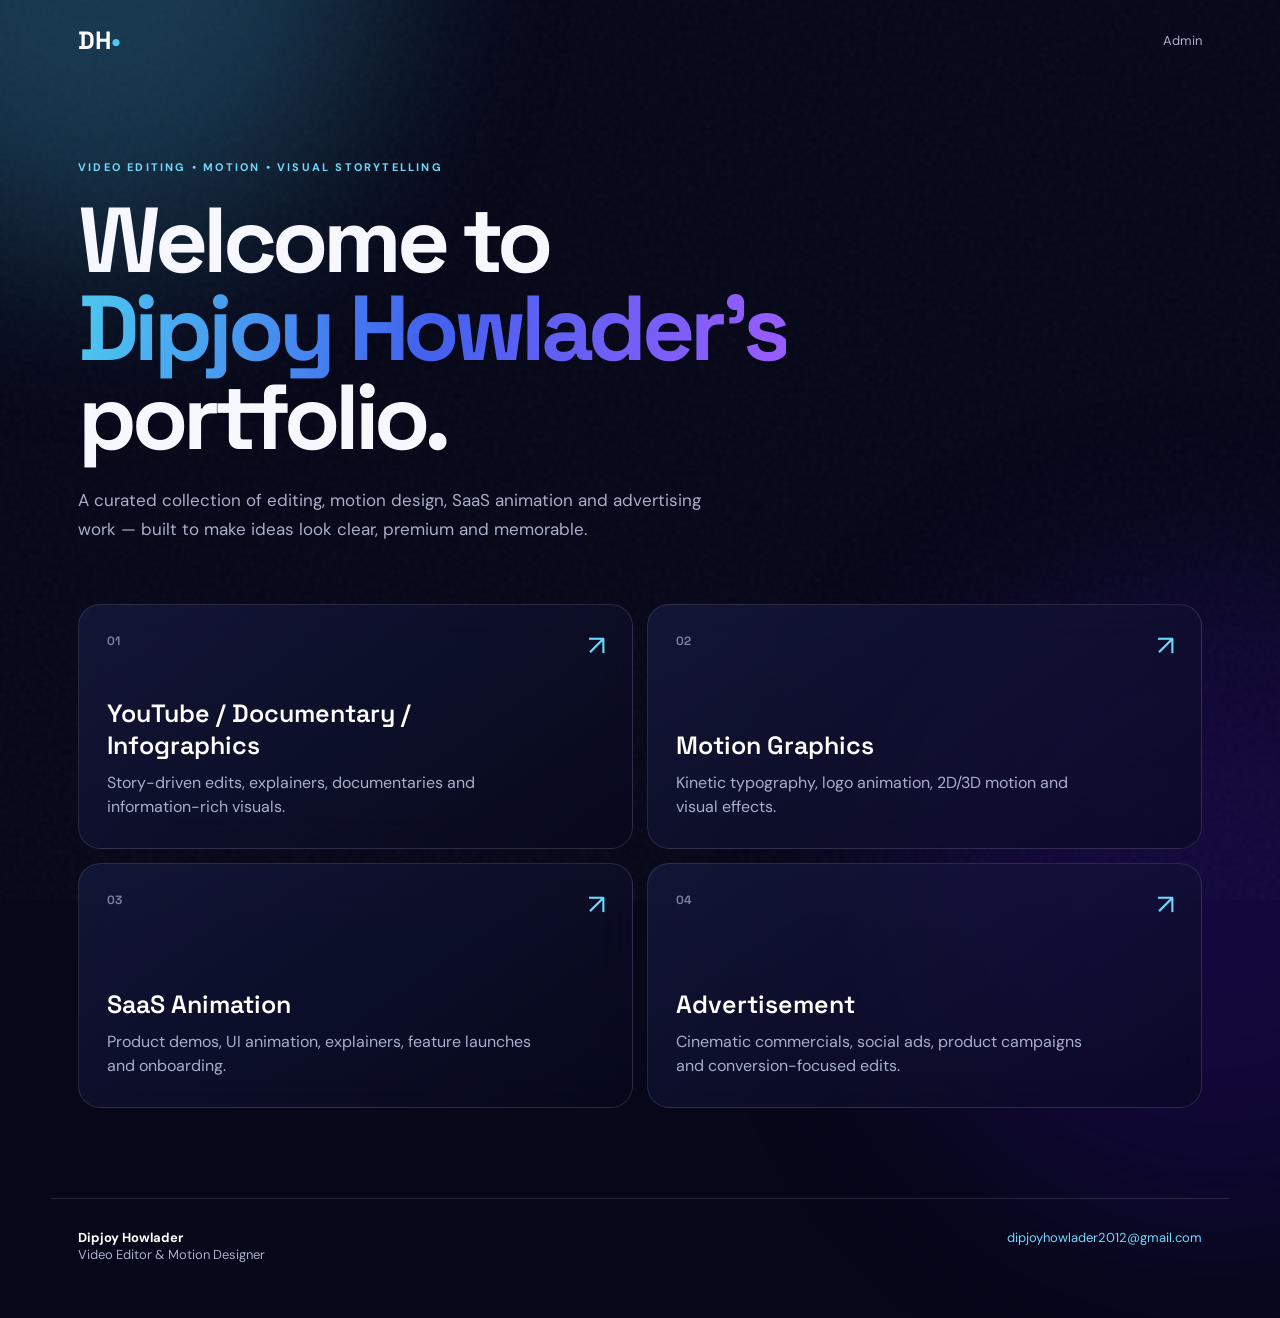
<file: index.html>
<!doctype html>
<html lang="en">
<head>
<meta charset="utf-8">
<meta name="viewport" content="width=device-width,initial-scale=1">
<meta name="description" content="Dipjoy Howlader — Video Editing & Motion Design Portfolio">
<title>Dipjoy Howlader — Portfolio</title>
<link rel="stylesheet" href="styles.css">
</head>
<link rel="icon" type="image/png" href="favicon.png">
<body>
<div class="bg-orb orb1"></div><div class="bg-orb orb2"></div><div class="noise"></div>
<header class="nav"><a class="brand" href="index.html">DH<span>•</span></a><a class="admin-link" href="admin.html">Admin</a></header>

<main class="hero">
  <div class="eyebrow">VIDEO EDITING • MOTION • VISUAL STORYTELLING</div>
  <h1>Welcome to<br><span>Dipjoy Howlader's</span><br>portfolio.</h1>
  <p class="intro">A curated collection of editing, motion design, SaaS animation and advertising work — built to make ideas look clear, premium and memorable.</p>
  <div class="grid" id="categories"></div>
</main>

<footer class="footer">
  <div><strong>Dipjoy Howlader</strong><br><span>Video Editor & Motion Designer</span></div>
  <a href="mailto:dipjoyhowlader2012@gmail.com">dipjoyhowlader2012@gmail.com</a>
</footer>
<script>
const categories = [
 {slug:"youtube", title:"YouTube / Documentary / Infographics", kicker:"01", desc:"Story-driven edits, explainers, documentaries and information-rich visuals."},
 {slug:"motion", title:"Motion Graphics", kicker:"02", desc:"Kinetic typography, logo animation, 2D/3D motion and visual effects."},
 {slug:"saas", title:"SaaS Animation", kicker:"03", desc:"Product demos, UI animation, explainers, feature launches and onboarding."},
 {slug:"ads", title:"Advertisement", kicker:"04", desc:"Cinematic commercials, social ads, product campaigns and conversion-focused edits."}
];
document.getElementById("categories").innerHTML=categories.map(c=>`
<a class="cat-card" href="category.html?cat=${c.slug}">
  <span class="num">${c.kicker}</span><span class="arrow">↗</span>
  <div><h2>${c.title}</h2><p>${c.desc}</p></div>
</a>`).join("");
</script>
</body></html>
</file>
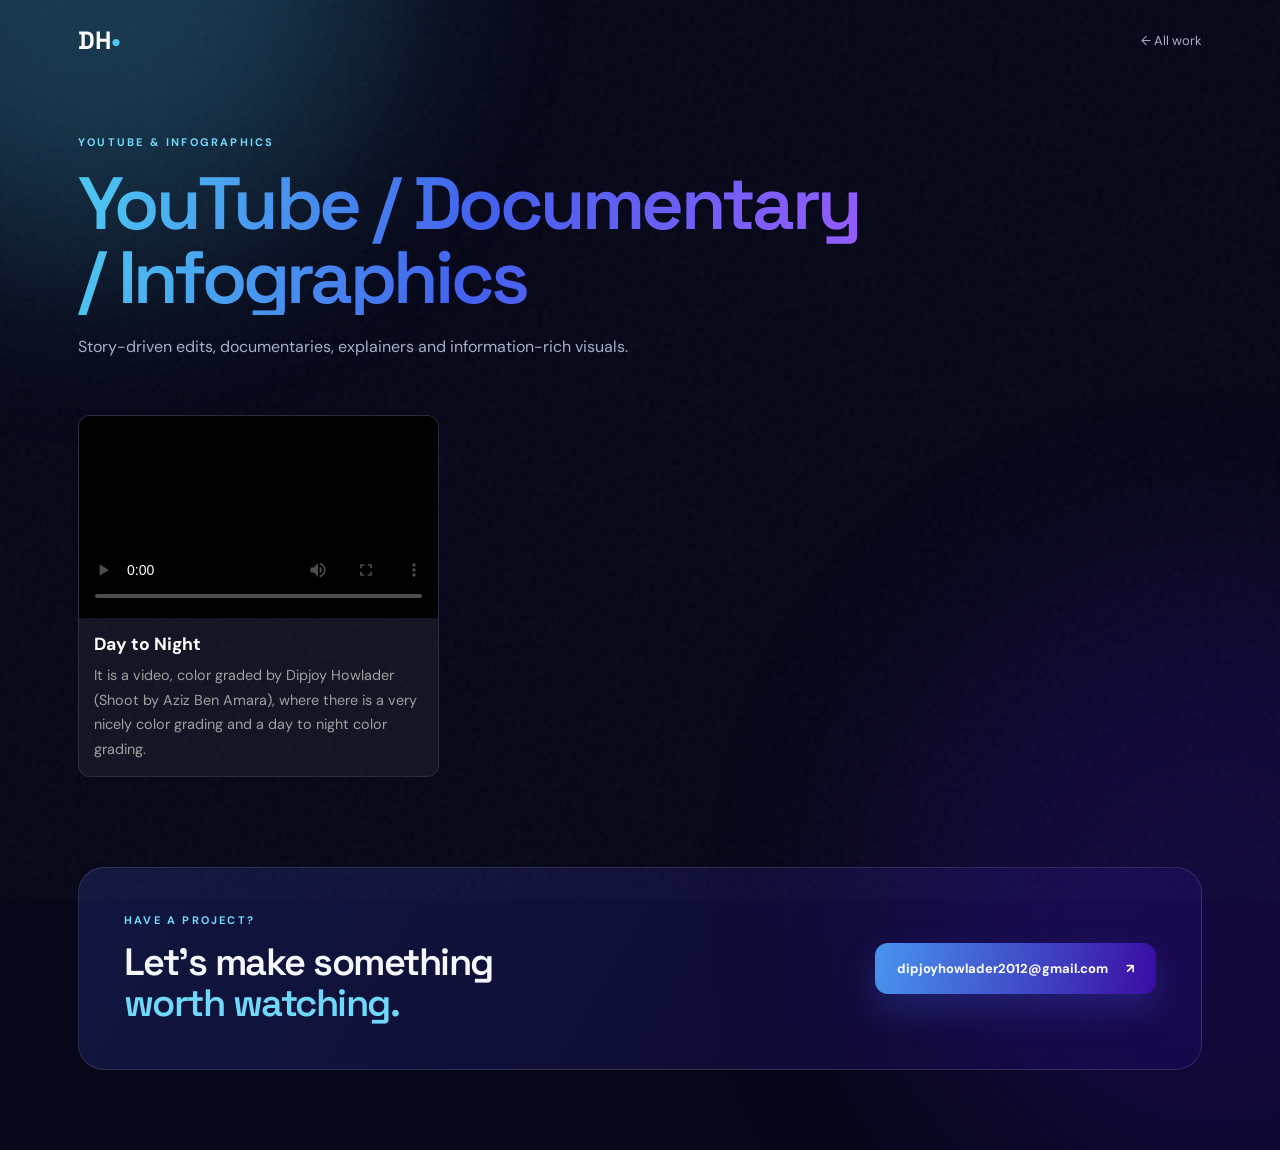
<file: category.html>
<!doctype html> 
<html lang="en">
<head>
<meta charset="utf-8">
<meta name="viewport" content="width=device-width,initial-scale=1">
<title>Portfolio Category — Dipjoy Howlader</title>
<link rel="icon" type="image/png" href="favicon.png">
<link rel="stylesheet" href="styles.css">
</head>
<body>
<div class="bg-orb orb1"></div><div class="bg-orb orb2"></div><div class="noise"></div>
<header class="nav"><a class="brand" href="index.html">DH<span>•</span></a><a class="back" href="index.html">← All work</a></header>
<main class="category-main">
  <div class="category-head"><div class="eyebrow" id="kicker"></div><h1 id="title"></h1><p id="desc"></p></div>
  <div class="video-grid" id="videos"></div>
  <section class="cta"><div><div class="eyebrow">HAVE A PROJECT?</div><h2>Let's make something<br><span>worth watching.</span></h2></div><a class="cta-btn" href="mailto:dipjoyhowlader2012@gmail.com?subject=Video%20Editing%20Project">dipjoyhowlader2012@gmail.com <b>↗</b></a></section>
</main>

<script>
// Category mapping details
const CATEGORIES = {
  youtube: { kicker: "YOUTUBE & INFOGRAPHICS", title: "YouTube / Documentary / Infographics", desc: "Story-driven edits, documentaries, explainers and information-rich visuals." },
  motion: { kicker: "2D & 3D MOTION", title: "Motion Graphics", desc: "Kinetic typography, logo animation, lower thirds and dynamic visual accents." },
  saas: { kicker: "PRODUCT DEMOS", title: "SaaS Animation", desc: "Clean UI walkthroughs, feature breakdowns and high-converting software promos." },
  ads: { kicker: "COMMERCIAL", title: "Advertisement", desc: "High-impact social ads, short-form promos and brand-focused campaign videos." }
};

async function loadCategoryVideos() {
  const params = new URLSearchParams(window.location.search);
  const catKey = params.get("cat") || "youtube";
  const catInfo = CATEGORIES[catKey] || CATEGORIES.youtube;

  // Set Headers
  document.getElementById("kicker").textContent = catInfo.kicker;
  document.getElementById("title").textContent = catInfo.title;
  document.getElementById("desc").textContent = catInfo.desc;

  const container = document.getElementById("videos");

  try {
    // Cache bypass using Date.now()
    const res = await fetch("videos.json?v=" + Date.now());
    const data = await res.json();
    const list = data.filter(v => v.category === catKey);

    if (list.length === 0) {
      container.innerHTML = `
        <div class="panel" style="grid-column: 1 / -1; text-align: center; padding: 40px;">
          <div class="eyebrow">CURATING THIS COLLECTION</div>
          <h2 style="margin: 10px 0;">Your next great project will appear here.</h2>
          <p class="muted">Add videos from the Admin page and paste their entries into videos.json.</p>
        </div>`;
      return;
    }

    container.innerHTML = list.map(v => {
      // Automatic Cloudinary Optimization for smooth mobile playback
      const optimizedUrl = v.url.includes('/upload/') 
        ? v.url.replace('/upload/', '/upload/f_auto,q_auto/') 
        : v.url;

      return `
        <div class="card">
          <div class="video-wrap">
            <video src="${optimizedUrl}" controls poster="${v.thumbnail || ''}" preload="metadata"></video>
          </div>
          <div class="card-body">
            <h3>${v.title}</h3>
            <p class="muted">${v.description}</p>
          </div>
        </div>
      `;
    }).join("");

  } catch (err) {
    console.error("Error loading videos:", err);
    container.innerHTML = `<p style="color:#ff6b6b; grid-column:1/-1;">Failed to load videos. Please check videos.json syntax.</p>`;
  }
}

document.addEventListener("DOMContentLoaded", loadCategoryVideos);
</script>
</body></html>
</file>
<file: styles.css>
@import url('https://fonts.googleapis.com/css2?family=DM+Sans:wght@400;500;600;700&family=Space+Grotesk:wght@400;500;600;700&display=swap');
:root{--c1:#4cc9f0;--c2:#4895ef;--c3:#4361ee;--c4:#3f37c9;--c5:#3a0ca3;--c6:#480ca8;--ink:#f7f8ff;--muted:#a8afca;--line:rgba(255,255,255,.12);--glass:rgba(11,14,42,.52)}
*{box-sizing:border-box}html{scroll-behavior:smooth}body{margin:0;background:#060718;color:var(--ink);font-family:"DM Sans",sans-serif;min-height:100vh;overflow-x:hidden}.bg-orb{position:fixed;border-radius:50%;filter:blur(100px);opacity:.25;pointer-events:none;z-index:-2}.orb1{width:45vw;height:45vw;background:var(--c1);top:-25vw;left:-15vw}.orb2{width:50vw;height:50vw;background:var(--c5);right:-20vw;bottom:-25vw}.noise{position:fixed;inset:0;opacity:.035;z-index:-1;pointer-events:none;background-image:url("data:image/svg+xml,%3Csvg viewBox='0 0 180 180' xmlns='http://www.w3.org/2000/svg'%3E%3Cfilter id='n'%3E%3CfeTurbulence type='fractalNoise' baseFrequency='.9' numOctaves='4' stitchTiles='stitch'/%3E%3C/filter%3E%3Crect width='100%25' height='100%25' filter='url(%23n)'/%3E%3C/svg%3E")}
.nav{height:80px;max-width:1180px;margin:auto;padding:0 28px;display:flex;align-items:center;justify-content:space-between}.brand{font-family:"Space Grotesk";font-weight:700;font-size:25px;color:white;text-decoration:none}.brand span{color:var(--c1)}.admin-link,.back{color:var(--muted);text-decoration:none;font-size:13px}.admin-link:hover,.back:hover{color:white}
.hero{max-width:1180px;margin:auto;padding:80px 28px 90px}.eyebrow{font-size:11px;letter-spacing:.2em;color:#72d8fa;font-weight:700}.hero h1{font-family:"Space Grotesk";font-size:clamp(50px,7.2vw,94px);line-height:.96;letter-spacing:-.055em;margin:22px 0 25px;max-width:1000px}.hero h1 span,.category-head h1{background:linear-gradient(100deg,var(--c1),var(--c3),#9b5cff);-webkit-background-clip:text;background-clip:text;color:transparent}.intro{max-width:650px;color:var(--muted);font-size:17px;line-height:1.7;margin-bottom:60px}.grid{display:grid;grid-template-columns:1fr 1fr;gap:14px}.cat-card{min-height:245px;padding:28px;border:1px solid var(--line);background:linear-gradient(145deg,rgba(30,36,85,.48),rgba(7,9,29,.58));backdrop-filter:blur(20px);border-radius:22px;color:white;text-decoration:none;position:relative;display:flex;flex-direction:column;justify-content:space-between;transition:.35s}.cat-card:hover{transform:translateY(-5px);border-color:rgba(76,201,240,.5);box-shadow:0 25px 80px rgba(58,12,163,.2)}.num{font:600 12px "Space Grotesk";color:#7e87a9}.arrow{position:absolute;right:27px;top:22px;font-size:28px;color:#6ed8fa}.cat-card h2{font:600 25px "Space Grotesk";max-width:400px;margin:0 0 10px}.cat-card p{margin:0;color:var(--muted);max-width:430px;line-height:1.55}
.footer{max-width:1180px;margin:auto;padding:30px 28px 55px;border-top:1px solid var(--line);display:flex;justify-content:space-between;gap:20px;color:var(--muted);font-size:13px}.footer strong{color:white}.footer a{color:#73d8fb;text-decoration:none}
.category-main{max-width:1180px;margin:auto;padding:55px 28px 80px}.category-head{max-width:800px;margin-bottom:55px}.category-head h1{font:600 clamp(42px,6vw,74px)/1 "Space Grotesk";letter-spacing:-.05em;margin:18px 0}.category-head p{color:var(--muted);font-size:16px;line-height:1.7}.video-grid{display:grid;grid-template-columns:1fr 1fr;gap:22px}.video-card{border:1px solid var(--line);border-radius:20px;overflow:hidden;background:rgba(10,13,38,.62);backdrop-filter:blur(15px)}.video-wrap{aspect-ratio:16/9;background:#03040d}.video-wrap video{width:100%;height:100%;object-fit:cover;display:block}.video-info{padding:20px 20px 22px}.video-info h3{font:600 20px "Space Grotesk";margin:0 0 7px}.video-info p{margin:0;color:var(--muted);font-size:13px}.empty{grid-column:1/-1;padding:80px 25px;border:1px dashed var(--line);border-radius:20px;text-align:center}.empty span{font-size:11px;letter-spacing:.2em;color:#72d8fa}.empty h2{font:600 30px "Space Grotesk"}.empty p{color:var(--muted)}
.cta{margin-top:90px;border:1px solid var(--line);border-radius:26px;padding:45px;display:flex;justify-content:space-between;align-items:center;gap:30px;background:linear-gradient(120deg,rgba(67,97,238,.18),rgba(58,12,163,.18))}.cta h2{font:600 38px/1.08 "Space Grotesk";margin:15px 0 0;letter-spacing:-.04em}.cta h2 span{color:#70d8fa}.cta-btn{padding:17px 22px;border-radius:13px;background:linear-gradient(100deg,var(--c2),var(--c5));color:white;text-decoration:none;font-size:13px;font-weight:700;box-shadow:0 15px 35px rgba(67,97,238,.25)}.cta-btn b{margin-left:15px}
.admin-main{max-width:850px;margin:auto;padding:60px 28px 100px}.admin-main h1{font:600 clamp(42px,6vw,70px)/1 "Space Grotesk";letter-spacing:-.05em;margin:18px 0}.admin-main h1 span{color:#70d8fa}.muted{color:var(--muted);line-height:1.7}.panel{margin-top:28px;border:1px solid var(--line);border-radius:22px;padding:26px;background:rgba(10,13,38,.68);backdrop-filter:blur(15px)}label{display:block;font-size:12px;color:#c5cbe0;margin-bottom:18px}input,select,textarea{display:block;width:100%;margin-top:8px;background:#080b20;color:white;border:1px solid var(--line);border-radius:10px;padding:13px 14px;font:inherit;outline:none}input:focus,select:focus,textarea:focus{border-color:#58d4f8}textarea{min-height:180px;font-family:monospace;font-size:12px}.primary{border:0;border-radius:11px;padding:14px 20px;background:linear-gradient(100deg,var(--c2),var(--c5));color:white;font-weight:700;cursor:pointer}.status{margin-top:15px;color:#7ee1ff;font-size:13px}.note{margin-top:20px;padding:18px;border:1px solid rgba(255,190,80,.18);border-radius:14px;color:#b9bed2;font-size:13px;line-height:1.6}.note strong{color:#ffd27a}code{color:#78dbfa}
@media(max-width:750px){.hero{padding-top:45px}.grid,.video-grid{grid-template-columns:1fr}.cat-card{min-height:210px}.footer,.cta{flex-direction:column;align-items:flex-start}.cta{padding:30px}.cta h2{font-size:31px}.cta-btn{width:100%;text-align:center}.category-main{padding-top:35px}}
/* Fix for Video Display */
.video-grid {
  display: grid;
  grid-template-columns: repeat(auto-fill, minmax(300px, 1fr));
  gap: 20px;
  margin-top: 30px;
}

.card {
  background: rgba(255, 255, 255, 0.05);
  border: 1px solid rgba(255, 255, 255, 0.1);
  border-radius: 12px;
  overflow: hidden;
}

.video-wrap {
  width: 100%;
  aspect-ratio: 16 / 9;
  background: #000;
}

.video-wrap video {
  width: 100%;
  height: 100%;
  object-fit: cover;
  display: block;
}

.card-body {
  padding: 15px;
}

.card-body h3 {
  margin: 0 0 8px 0;
  font-size: 1.1rem;
  color: #fff;
}

.card-body p {
  margin: 0;
  font-size: 0.9rem;
  color: #a0a0a0;
}
</file>
